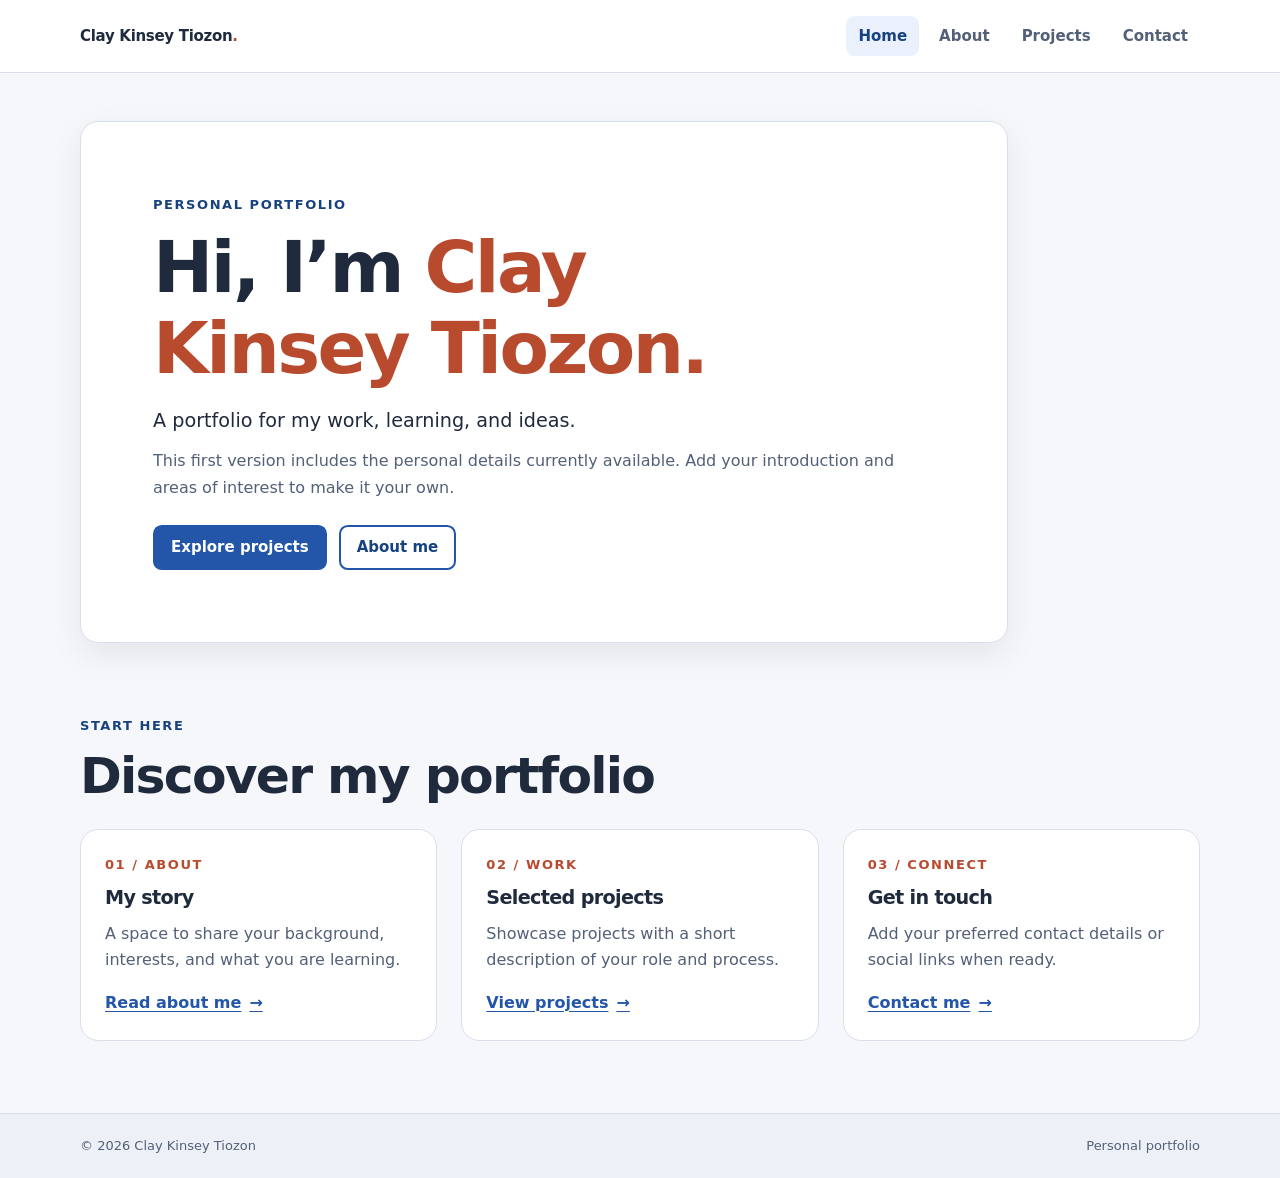
<file: index.html>
<!doctype html>
<html lang="en">
<head><meta charset="utf-8"><meta name="viewport" content="width=device-width, initial-scale=1"><meta name="description" content="Portfolio of Clay Kinsey Tiozon."><title>Clay Kinsey Tiozon | Portfolio</title><link rel="stylesheet" href="css/style.css"></head>
<body>
  <a class="skip-link" href="#main">Skip to content</a>
  <header class="site-header"><div class="container header-inner"><a class="brand" href="index.html">Clay Kinsey Tiozon<span aria-hidden="true">.</span></a><nav class="site-nav" aria-label="Main navigation"><a class="nav-link" aria-current="page" href="index.html">Home</a><a class="nav-link" href="about.html">About</a><a class="nav-link" href="projects.html">Projects</a><a class="nav-link" href="contact.html">Contact</a></nav></div></header>
  <main id="main" class="container page-content">
    <section class="hero panel"><p class="eyebrow">Personal portfolio</p><h1>Hi, I’m <span class="accent-text">Clay Kinsey Tiozon.</span></h1><p class="lede">A portfolio for my work, learning, and ideas.</p><p class="muted">This first version includes the personal details currently available. Add your introduction and areas of interest to make it your own.</p><div class="button-row"><a class="button button-primary" href="projects.html">Explore projects</a><a class="button button-secondary" href="about.html">About me</a></div></section>
    <section class="section-block"><div class="section-heading"><div><p class="eyebrow">Start here</p><h2>Discover my portfolio</h2></div></div><div class="card-grid"><article class="card"><p class="card-kicker">01 / About</p><h3>My story</h3><p class="muted">A space to share your background, interests, and what you are learning.</p><a class="text-link" href="about.html">Read about me <span aria-hidden="true">→</span></a></article><article class="card"><p class="card-kicker">02 / Work</p><h3>Selected projects</h3><p class="muted">Showcase projects with a short description of your role and process.</p><a class="text-link" href="projects.html">View projects <span aria-hidden="true">→</span></a></article><article class="card"><p class="card-kicker">03 / Connect</p><h3>Get in touch</h3><p class="muted">Add your preferred contact details or social links when ready.</p><a class="text-link" href="contact.html">Contact me <span aria-hidden="true">→</span></a></article></div></section>
  </main>
  <footer class="site-footer"><div class="container footer-inner"><span>© 2026 Clay Kinsey Tiozon</span><span>Personal portfolio</span></div></footer>
</body></html>
</file>
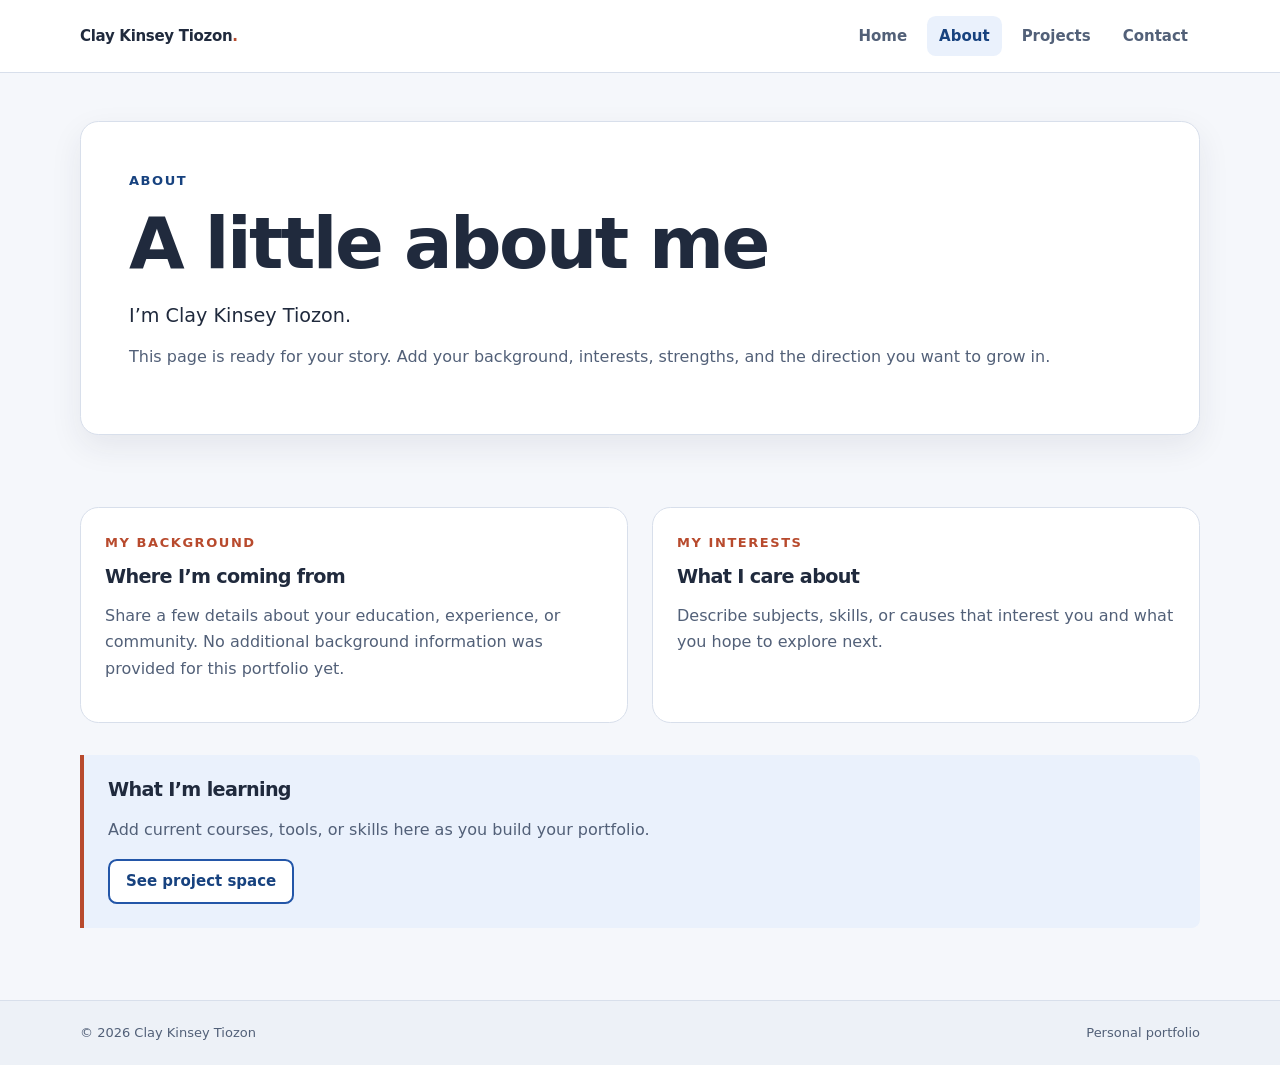
<file: about.html>
<!doctype html>
<html lang="en">
<head>
  <meta charset="utf-8"><meta name="viewport" content="width=device-width, initial-scale=1">
  <meta name="description" content="About Clay Kinsey Tiozon.">
  <title>About | Clay Kinsey Tiozon</title><link rel="stylesheet" href="css/style.css">
</head>
<body>
  <a class="skip-link" href="#main">Skip to content</a>
  <header class="site-header"><div class="container header-inner"><a class="brand" href="index.html">Clay Kinsey Tiozon<span aria-hidden="true">.</span></a><nav class="site-nav" aria-label="Main navigation"><a class="nav-link" href="index.html">Home</a><a class="nav-link" aria-current="page" href="about.html">About</a><a class="nav-link" href="projects.html">Projects</a><a class="nav-link" href="contact.html">Contact</a></nav></div></header>
  <main id="main" class="container page-content">
    <section class="page-intro panel"><p class="eyebrow">About</p><h1>A little about me</h1><p class="lede">I’m Clay Kinsey Tiozon.</p><p class="muted">This page is ready for your story. Add your background, interests, strengths, and the direction you want to grow in.</p></section>
    <section class="section-block two-column"><article class="card"><p class="card-kicker">My background</p><h2>Where I’m coming from</h2><p class="muted">Share a few details about your education, experience, or community. No additional background information was provided for this portfolio yet.</p></article><article class="card"><p class="card-kicker">My interests</p><h2>What I care about</h2><p class="muted">Describe subjects, skills, or causes that interest you and what you hope to explore next.</p></article></section>
    <section class="callout"><h2>What I’m learning</h2><p class="muted">Add current courses, tools, or skills here as you build your portfolio.</p><a class="button button-secondary" href="projects.html">See project space</a></section>
  </main>
  <footer class="site-footer"><div class="container footer-inner"><span>© 2026 Clay Kinsey Tiozon</span><span>Personal portfolio</span></div></footer>
</body>
</html>
</file>
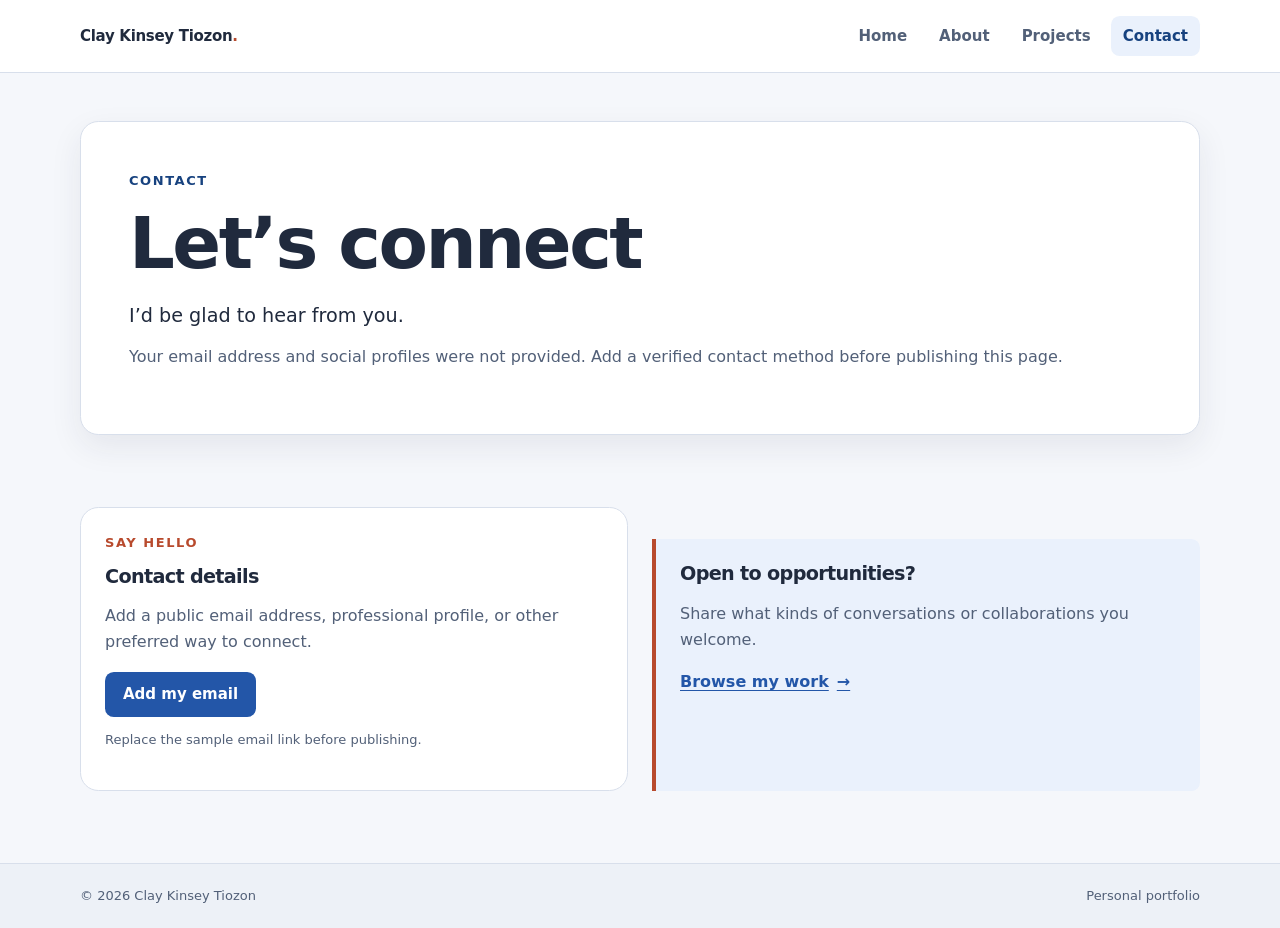
<file: contact.html>
<!doctype html>
<html lang="en">
<head><meta charset="utf-8"><meta name="viewport" content="width=device-width, initial-scale=1"><meta name="description" content="Contact Clay Kinsey Tiozon."><title>Contact | Clay Kinsey Tiozon</title><link rel="stylesheet" href="css/style.css"></head>
<body>
  <a class="skip-link" href="#main">Skip to content</a><header class="site-header"><div class="container header-inner"><a class="brand" href="index.html">Clay Kinsey Tiozon<span aria-hidden="true">.</span></a><nav class="site-nav" aria-label="Main navigation"><a class="nav-link" href="index.html">Home</a><a class="nav-link" href="about.html">About</a><a class="nav-link" href="projects.html">Projects</a><a class="nav-link" aria-current="page" href="contact.html">Contact</a></nav></div></header>
  <main id="main" class="container page-content"><section class="page-intro panel"><p class="eyebrow">Contact</p><h1>Let’s connect</h1><p class="lede">I’d be glad to hear from you.</p><p class="muted">Your email address and social profiles were not provided. Add a verified contact method before publishing this page.</p></section>
    <section class="section-block contact-layout"><article class="card"><p class="card-kicker">Say hello</p><h2>Contact details</h2><p class="muted">Add a public email address, professional profile, or other preferred way to connect.</p><a class="button button-primary" href="mailto:your.email@example.com">Add my email</a><p class="small-note">Replace the sample email link before publishing.</p></article><aside class="callout"><h2>Open to opportunities?</h2><p class="muted">Share what kinds of conversations or collaborations you welcome.</p><a class="text-link" href="projects.html">Browse my work <span aria-hidden="true">→</span></a></aside></section>
  </main><footer class="site-footer"><div class="container footer-inner"><span>© 2026 Clay Kinsey Tiozon</span><span>Personal portfolio</span></div></footer>
</body></html>
</file>
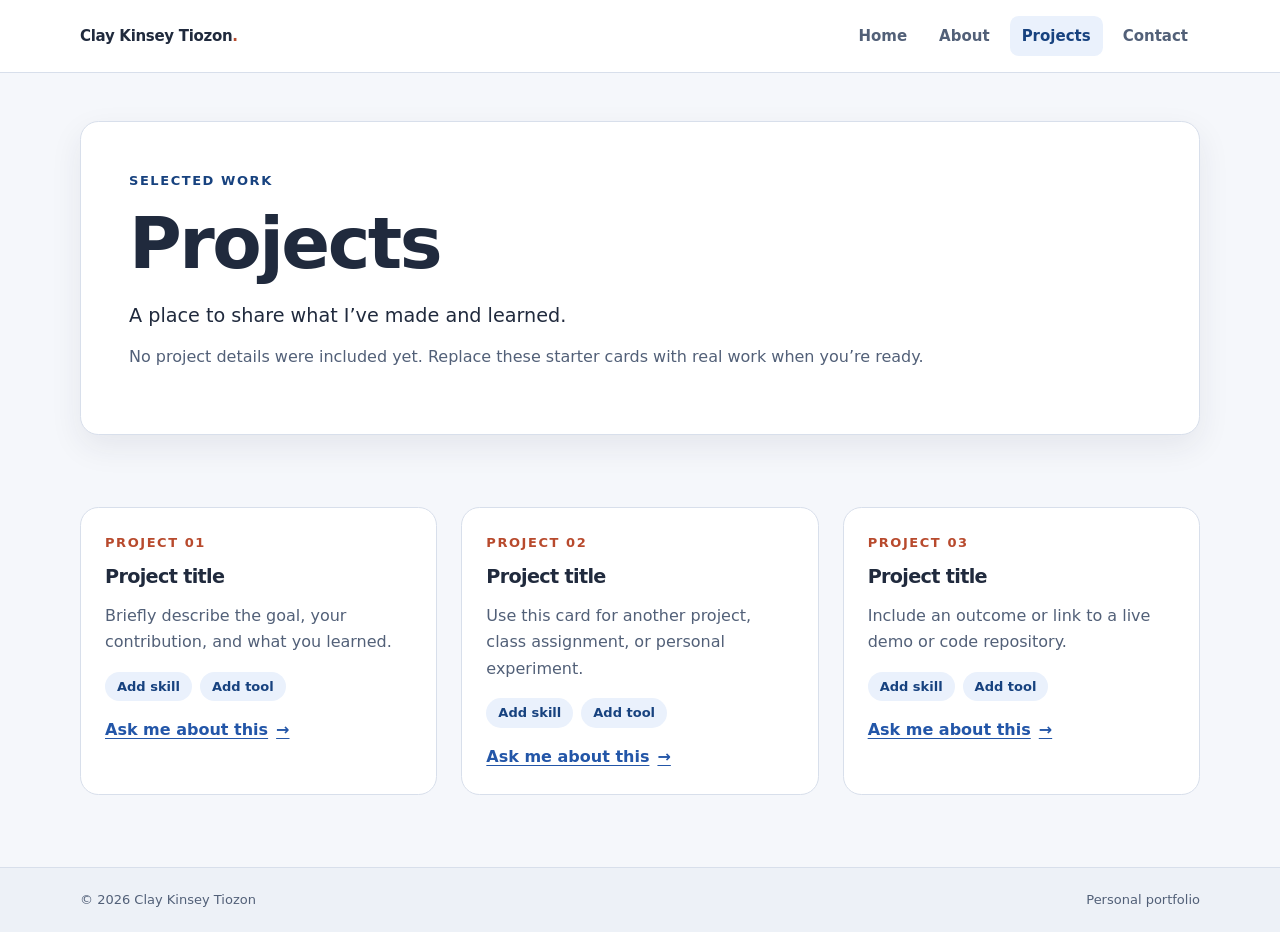
<file: projects.html>
<!doctype html>
<html lang="en">
<head><meta charset="utf-8"><meta name="viewport" content="width=device-width, initial-scale=1"><meta name="description" content="Projects by Clay Kinsey Tiozon."><title>Projects | Clay Kinsey Tiozon</title><link rel="stylesheet" href="css/style.css"></head>
<body>
  <a class="skip-link" href="#main">Skip to content</a><header class="site-header"><div class="container header-inner"><a class="brand" href="index.html">Clay Kinsey Tiozon<span aria-hidden="true">.</span></a><nav class="site-nav" aria-label="Main navigation"><a class="nav-link" href="index.html">Home</a><a class="nav-link" href="about.html">About</a><a class="nav-link" aria-current="page" href="projects.html">Projects</a><a class="nav-link" href="contact.html">Contact</a></nav></div></header>
  <main id="main" class="container page-content"><section class="page-intro panel"><p class="eyebrow">Selected work</p><h1>Projects</h1><p class="lede">A place to share what I’ve made and learned.</p><p class="muted">No project details were included yet. Replace these starter cards with real work when you’re ready.</p></section>
    <section class="section-block"><div class="card-grid"><article class="card project-card"><p class="card-kicker">Project 01</p><h2>Project title</h2><p class="muted">Briefly describe the goal, your contribution, and what you learned.</p><p class="tag-list"><span class="tag">Add skill</span><span class="tag">Add tool</span></p><a class="text-link" href="contact.html">Ask me about this <span aria-hidden="true">→</span></a></article><article class="card project-card"><p class="card-kicker">Project 02</p><h2>Project title</h2><p class="muted">Use this card for another project, class assignment, or personal experiment.</p><p class="tag-list"><span class="tag">Add skill</span><span class="tag">Add tool</span></p><a class="text-link" href="contact.html">Ask me about this <span aria-hidden="true">→</span></a></article><article class="card project-card"><p class="card-kicker">Project 03</p><h2>Project title</h2><p class="muted">Include an outcome or link to a live demo or code repository.</p><p class="tag-list"><span class="tag">Add skill</span><span class="tag">Add tool</span></p><a class="text-link" href="contact.html">Ask me about this <span aria-hidden="true">→</span></a></article></div></section>
  </main><footer class="site-footer"><div class="container footer-inner"><span>© 2026 Clay Kinsey Tiozon</span><span>Personal portfolio</span></div></footer>
</body></html>
</file>
<file: css/style.css>
/* Design tokens: role colors, spacing scale, and type scale */
:root {
  color-scheme: light;
  --color-ink: #202a3d;
  --color-muted: #526078;
  --color-brand: #2356a8;
  --color-brand-dark: #17427f;
  --color-brand-soft: #eaf1fc;
  --color-accent: #b84a2d;
  --color-page: #f5f7fb;
  --color-surface: #ffffff;
  --color-border: #d8dfeb;
  --color-footer: #edf1f7;
  --space-1: 0.25rem;
  --space-2: 0.5rem;
  --space-3: 0.75rem;
  --space-4: 1rem;
  --space-5: 1.5rem;
  --space-6: 2rem;
  --space-7: 3rem;
  --space-8: 4.5rem;
  --type-xs: 0.8125rem;
  --type-sm: 0.9375rem;
  --type-base: 1rem;
  --type-lg: 1.2rem;
  --type-xl: clamp(1.8rem, 5vw, 3.15rem);
  --type-2xl: clamp(2.5rem, 7vw, 4.5rem);
  --line-body: 1.65;
  --line-heading: 1.12;
  --content-width: 70rem;
  --radius-sm: 0.55rem;
  --radius-lg: 1.15rem;
  --shadow-soft: 0 0.75rem 2rem rgb(32 42 61 / 8%);
}

* { box-sizing: border-box; }
html { scroll-behavior: smooth; }
body {
  margin: 0;
  background: var(--color-page);
  color: var(--color-ink);
  font-family: Inter, ui-sans-serif, system-ui, -apple-system, BlinkMacSystemFont, "Segoe UI", sans-serif;
  font-size: var(--type-base);
  line-height: var(--line-body);
}
a { color: var(--color-brand); text-underline-offset: 0.18em; }
h1, h2, h3, p { margin-top: 0; }
h1, h2, h3 { line-height: var(--line-heading); letter-spacing: -0.035em; }
h1 { margin-bottom: var(--space-4); font-size: var(--type-2xl); }
h2 { margin-bottom: var(--space-4); font-size: var(--type-xl); }
h3 { margin-bottom: var(--space-3); font-size: var(--type-lg); }
p { margin-bottom: var(--space-4); }

/* Color roles, page frame, and navigation */
.container { width: min(var(--content-width), calc(100% - 2 * var(--space-6))); margin-inline: auto; }
.site-header { border-bottom: 1px solid var(--color-border); background: var(--color-surface); }
.header-inner { display: flex; min-height: 4.5rem; align-items: center; justify-content: space-between; gap: var(--space-5); }
.brand { color: var(--color-ink); font-size: var(--type-sm); font-weight: 800; letter-spacing: -0.02em; text-decoration: none; }
.brand span, .accent-text { color: var(--color-accent); }
.site-nav { display: flex; align-items: center; gap: var(--space-2); }
.nav-link { border-radius: var(--radius-sm); color: var(--color-muted); font-size: var(--type-sm); font-weight: 650; padding: var(--space-2) var(--space-3); text-decoration: none; transition: background-color 160ms ease, color 160ms ease; }
.nav-link:hover { background: var(--color-brand-soft); color: var(--color-brand-dark); }
.nav-link:focus-visible, .brand:focus-visible, .text-link:focus-visible, .button:focus-visible { outline: 3px solid var(--color-accent); outline-offset: 3px; }
.nav-link[aria-current="page"] { color: var(--color-brand-dark); background: var(--color-brand-soft); }
.page-content { padding-block: var(--space-7) var(--space-8); }
.panel { border: 1px solid var(--color-border); border-radius: var(--radius-lg); background: var(--color-surface); box-shadow: var(--shadow-soft); }
.hero { max-width: 58rem; padding: clamp(var(--space-5), 7vw, var(--space-8)); }
.hero h1 { max-width: 14ch; }
.page-intro { padding: clamp(var(--space-5), 5vw, var(--space-7)); }
.eyebrow, .card-kicker { margin-bottom: var(--space-3); color: var(--color-brand-dark); font-size: var(--type-xs); font-weight: 800; letter-spacing: 0.12em; text-transform: uppercase; }
.lede { max-width: 42rem; margin-bottom: var(--space-3); color: var(--color-ink); font-size: var(--type-lg); }
.muted, .small-note { color: var(--color-muted); }

/* Reusable cards, buttons, and page sections */
.section-block { margin-top: var(--space-8); }
.section-heading { display: flex; align-items: end; justify-content: space-between; gap: var(--space-4); margin-bottom: var(--space-5); }
.section-heading h2 { margin-bottom: 0; }
.card-grid { display: grid; grid-template-columns: repeat(3, minmax(0, 1fr)); gap: var(--space-5); }
.card { min-width: 0; padding: var(--space-5); border: 1px solid var(--color-border); border-radius: var(--radius-lg); background: var(--color-surface); }
.card h2 { font-size: var(--type-lg); }
.card-kicker { color: var(--color-accent); }
.text-link { display: inline-flex; align-items: center; gap: var(--space-2); font-weight: 750; text-decoration-thickness: 1px; }
.button-row { display: flex; flex-wrap: wrap; gap: var(--space-3); margin-top: var(--space-5); }
.button { display: inline-flex; min-height: 2.8rem; align-items: center; justify-content: center; border: 2px solid transparent; border-radius: var(--radius-sm); padding: var(--space-2) var(--space-4); font: inherit; font-size: var(--type-sm); font-weight: 750; text-decoration: none; transition: background-color 160ms ease, color 160ms ease, border-color 160ms ease; }
.button-primary { background: var(--color-brand); color: var(--color-surface); }
.button-primary:hover { background: var(--color-brand-dark); }
.button-secondary { border-color: var(--color-brand); background: var(--color-surface); color: var(--color-brand-dark); }
.button-secondary:hover { background: var(--color-brand-soft); }
.two-column, .contact-layout { display: grid; grid-template-columns: repeat(2, minmax(0, 1fr)); gap: var(--space-5); }
.callout { margin-top: var(--space-6); border-left: 4px solid var(--color-accent); border-radius: 0 var(--radius-sm) var(--radius-sm) 0; background: var(--color-brand-soft); padding: var(--space-5); }
.callout h2 { font-size: var(--type-lg); }
.tag-list { display: flex; flex-wrap: wrap; gap: var(--space-2); }
.tag { display: inline-block; border-radius: 99px; background: var(--color-brand-soft); color: var(--color-brand-dark); padding: var(--space-1) var(--space-3); font-size: var(--type-xs); font-weight: 700; }
.small-note { margin-top: var(--space-3); font-size: var(--type-xs); }

/* Responsive layout, footer, and keyboard access */
.skip-link { position: absolute; z-index: 5; top: var(--space-3); left: var(--space-3); transform: translateY(-180%); border-radius: var(--radius-sm); background: var(--color-ink); color: var(--color-surface); padding: var(--space-2) var(--space-4); }
.skip-link:focus { transform: translateY(0); }
.site-footer { border-top: 1px solid var(--color-border); background: var(--color-footer); color: var(--color-muted); font-size: var(--type-xs); }
.footer-inner { display: flex; min-height: 4rem; align-items: center; justify-content: space-between; gap: var(--space-4); }
@media (max-width: 48rem) {
  .header-inner { align-items: flex-start; flex-direction: column; gap: var(--space-2); padding-block: var(--space-3); }
  .site-nav { width: 100%; flex-wrap: wrap; margin-inline: calc(-1 * var(--space-2)); }
  .nav-link { padding-inline: var(--space-2); }
  .card-grid { grid-template-columns: repeat(2, minmax(0, 1fr)); }
}
@media (max-width: 36rem) {
  .container { width: min(100% - 2rem, var(--content-width)); }
  .page-content { padding-block: var(--space-5) var(--space-7); }
  .hero, .page-intro { padding: var(--space-5); }
  .card-grid, .two-column, .contact-layout { grid-template-columns: 1fr; }
  .section-block { margin-top: var(--space-7); }
  .footer-inner { align-items: flex-start; flex-direction: column; justify-content: center; padding-block: var(--space-4); }
}
@media (prefers-reduced-motion: reduce) {
  html { scroll-behavior: auto; }
  .nav-link, .button { transition-duration: 0.01ms; }
}
</file>
